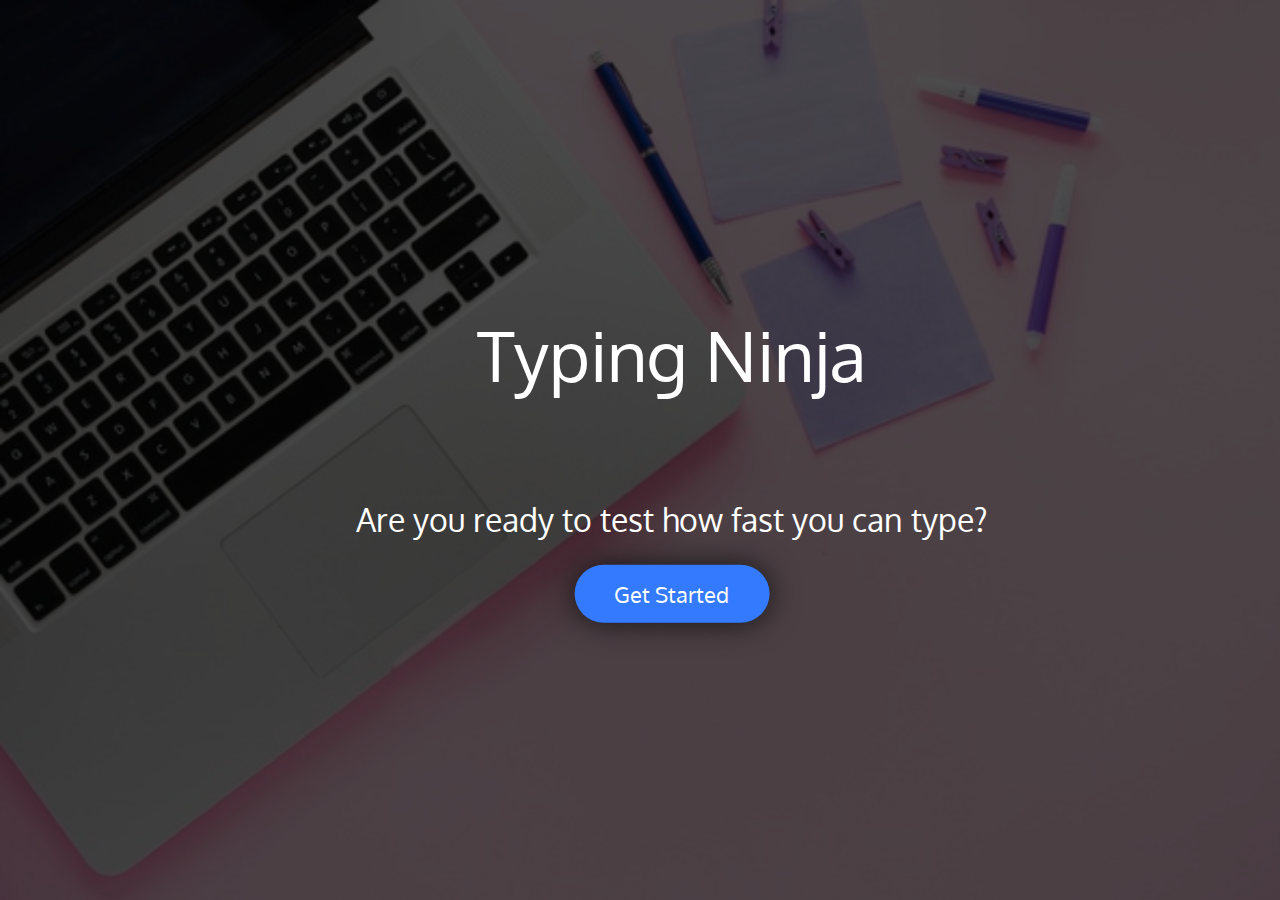
<file: index.html>
<!DOCTYPE html>
<html lang="en">

<head>
    <meta charset="utf-8">
 <meta name="viewport" content="width=device-width, initial-scale=1, shrink-to-fit=no">

    
    <title> Typing Ninja </title>
    <link rel="preconnect" href="https://fonts.gstatic.com">
    <link href="https://fonts.googleapis.com/css2?family=Oxygen&display=swap" rel="stylesheet">
    <link rel="stylesheet" href="index.css">
    

</head>
<body>
        <div class="background">
            <div class="start">
    <h1 class="type">
      Typing Ninja
    </h1>
    <p>
       Are you ready to test how fast you can type?
    </p>
    <div class="clicks">
    <a href="play.html" class="click">Get Started </a>
  </div>
  </div>
    </div>
 
</body>
</html>
</file>
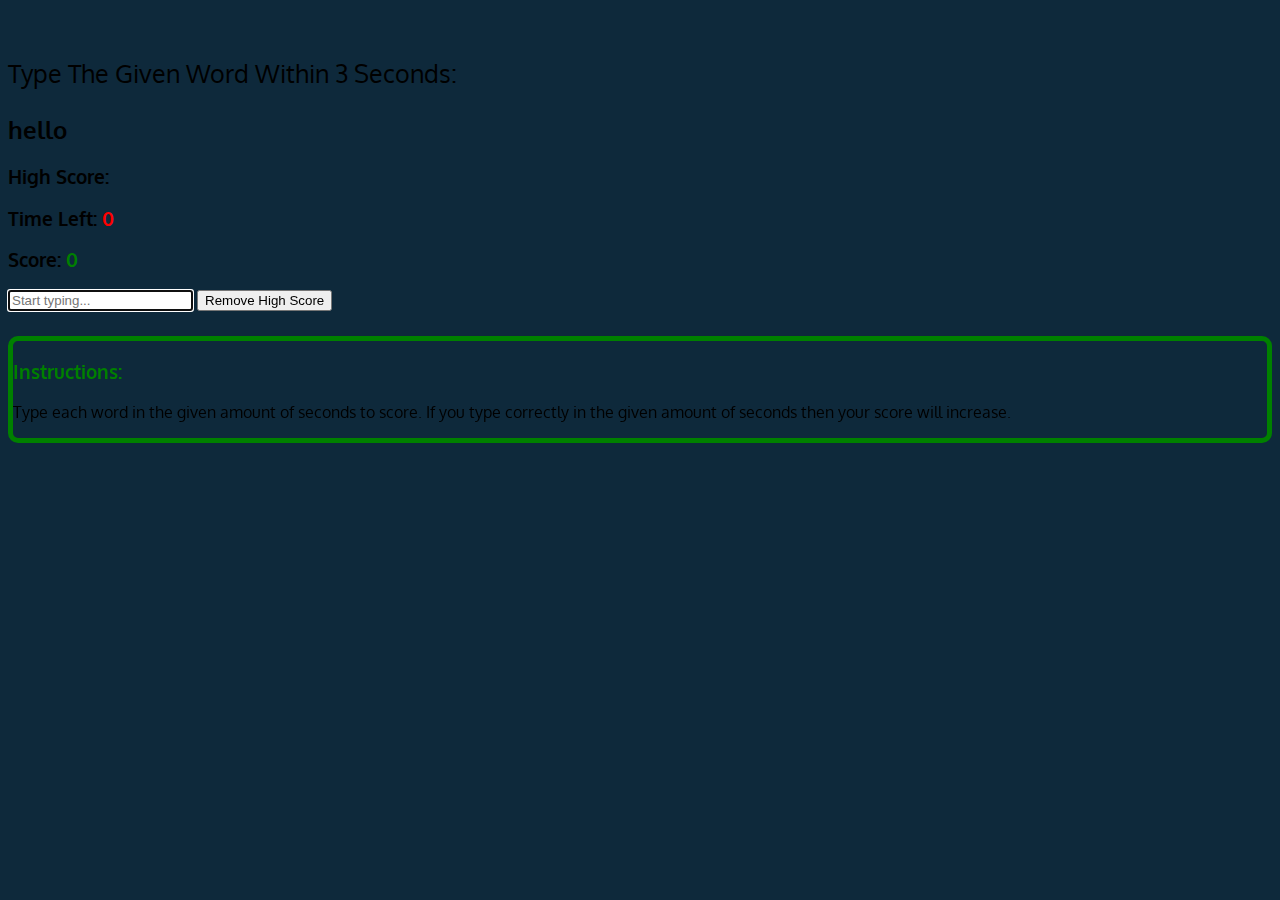
<file: play.html>
<!DOCTYPE html>
<html lang="en">

<head>
  <meta charset="UTF-8">
  <meta name="viewport" content="width=device-width, initial-scale=1.0">
  <meta http-equiv="X-UA-Compatible" content="ie=edge">
  <title>Typing Ninja</title>
  <link rel="preconnect" href="https://fonts.gstatic.com">
<link href="https://fonts.googleapis.com/css2?family=Oxygen&display=swap" rel="stylesheet">
  <link rel="stylesheet" href="https://stackpath.bootstrapcdn.com/bootstrap/4.1.3/css/bootstrap.min.css" integrity="sha384-MCw98/SFnGE8fJT3GXwEOngsV7Zt27NXFoaoApmYm81iuXoPkFOJwJ8ERdknLPMO"
    crossorigin="anonymous">
    <link rel="stylesheet" href="play.css">
</head>

<body class="text-white ">
  
  <div class="container text-center">

    <div class="row">
      <div class="col-md-6 mx-auto">
        <p class="lead"> <br>Type The Given Word Within
          <span class="text-danger" id="seconds">5</span> Seconds:</p>
          
        <h2 class="display-2 mb-5 mt-5" id="current-word">hello</h2>
        <h3 >High Score:</h3><h3 id="highscore">0</h3>
        <div class="row mt-5">
        <div class="col-md-6">
           
        <h3>Time Left:
          <span id="time">0</span>
        </h3>
      </div>
      <div class="col-md-6">
        <h3>Score:
          <span id="score">0</span>
        </h3>
      </div>
    </div>
        <input type="text" class="form-control form-control-lg" placeholder="Start typing..." id="word-input" autofocus>
        
        <button onclick="removeScore(this)" class="btn btn-danger mt-5">Remove High Score</button>

        <div class="row mt-5">
          <div class="col-md-12">
            <div class="card card-body instruct">
              <h3 class="information">Instructions:<br> </h3>
              <p>Type each word in the given amount of seconds to score. If you type correctly in the given amount of seconds then your score will increase.</p>
            </div>
          </div>
        </div>
      </div>
    </div>

  </div>
  <div id="end"></div>
  <script src="index.js"></script>
</body>

</html>
</file>
<file: index.css>
* {
    margin: 0;
    padding: 0;
    box-sizing: border-box;
   }

   .background{
    width: 100%;
    height: 100vh;
    background-image: url("background.jpg");
    background-size: cover;
    background-repeat: no-repeat;
    background-color: rgb(0,0,0,.7);
    background-blend-mode: overlay;
    color:white;
   }

   .start{
    position: absolute;
    top: 50%;
    left: 50%;
    transform: translate(-45%, -45%);
    text-align: center;
   }

   .start h1 {
    font-family: 'Oxygen', sans-serif;
    font-size: 70px;
   }
   
   p{
    font-size:32px;
    margin-top: 100px;
    font-family: 'Oxygen', sans-serif;
   }

   .clicks{
    margin-top: 25px;
   }

   .click{
    display: inline-block;
    padding: 15px 40px;
    text-decoration: none;
    text-align: center;
    background:rgb(51, 122, 255);
    font-size: 22px;
    color: #fff;
    border-radius: 34px;
    box-shadow: 0 0 30px rgba(0, 0, 0, 0.7);
    transition:all 0.5s cubic-bezier(0.175, 0.885, 0, 1);
    font-family: 'Oxygen', sans-serif;
   }

   .click:hover{
    color: #fff;
    font-size: 25px;
    text-decoration: none;
    border-radius: 35px;
    transform: scale(1.05, 1.05);
    }

    .type{
    margin-top:1px;
    font-weight: 500;
    }
</file>
<file: play.css>
#time{  
    color:red; 
}

#score{
    color:green;
   
}

.lead{
    font-size:25px;
}

#highscore{
    color:green;
}

.change{
    background: #14364b;

}

body{
background: #0e293b;

}

.instruct{
    background:#0e293b;
    border:5px solid green;
    border-radius:10px;
    margin-top: 25px;
    margin-bottom: 35px;
}

h2{
    font-family: 'Oxygen', sans-serif;
}

h3{
    font-family: 'Oxygen', sans-serif;
}

.information{
    color:green;

}

p{
    font-family: 'Oxygen', sans-serif;
}

#end{
    background-color: inherit;
    display: none;
    align-items: center;
    justify-content: center;
    flex-direction: column;
    position: absolute;
    top: 0;
    left: 0;
    width: 100%;
    height: 100%;
    z-index:1;
}

#end h1{
    color:red;
    font-size:60px;
    font-family: 'Oxygen', sans-serif;
}

#end h2{
    color:green;
    font-family: 'Oxygen', sans-serif;
}

#end button{
    width: 120px;
    height:50px;
    border:3px solid black;
    border-radius: 9px;
    font-size:19px;
    font-weight: bold;
    font-family: 'Oxygen', sans-serif;
}

#end button:hover{
    width: 135px;
    height:58px;
    font-size:21px;
}
</file>
